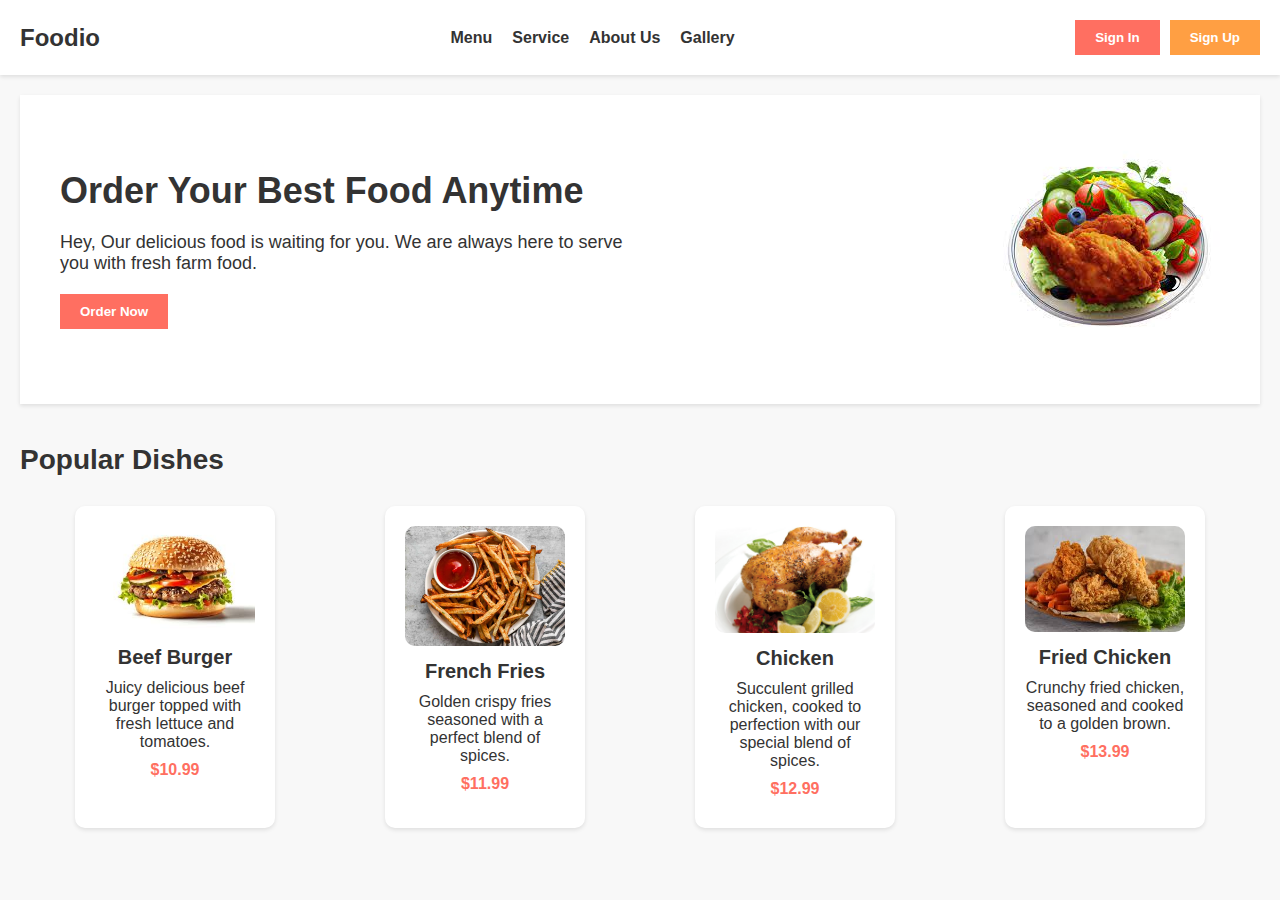
<file: index.html>
<!DOCTYPE html>
<html lang="en">
<head>
    <meta charset="UTF-8">
    <meta name="viewport" content="width=device-width, initial-scale=1.0">
    <title>Foodio - Food Restaurant Website</title>
    <link rel="stylesheet" href="styles.css">
</head>
<body>
    <header>
        <div class="logo">Foodio</div>
        <nav>
            <ul>
                <li><a href="home.html">Menu</a></li>
                <li><a href="service.html">Service</a></li>
                <li><a href="about.html">About Us</a></li>
                <li><a href="gallery.html">Gallery</a></li>
            </ul>
        </nav>
        <div class="auth-buttons">
            <button class="sign-in">Sign In</button>
            <button class="sign-up">Sign Up</button>
        </div>
    </header>
    <main>
        <section class="hero">
            <div class="hero-text">
                <h1>Order Your Best Food Anytime</h1>
                <p>Hey, Our delicious food is waiting for you. We are always here to serve you with fresh farm food.</p>
                <button class="order-now">Order Now</button>
            </div>
            <div class="hero-image">
                <img src="chicken-dish.jpeg" alt="Chicken Dish">
            </div>
        </section>
        <section class="popular-dishes">
            <h2>Popular Dishes</h2>
            <div class="dishes">
                <div class="dish">
                    <img src="beep-burger.jpeg" alt="Beef Burger">
                    <h3>Beef Burger</h3>
                    <p>Juicy delicious beef burger topped with fresh lettuce and tomatoes.</p>
                    <p class="price">$10.99</p>
                </div>
                <div class="dish">
                    <img src="french-fries.jpeg" alt="French Fries">
                    <h3>French Fries</h3>
                    <p>Golden crispy fries seasoned with a perfect blend of spices.</p>
                    <p class="price">$11.99</p>
                </div>
                <div class="dish">
                    <img src="chicken.jpg" alt="Chicken">
                    <h3>Chicken</h3>
                    <p>Succulent grilled chicken, cooked to perfection with our special blend of spices.</p>
                    <p class="price">$12.99</p>
                </div>
                <div class="dish">
                    <img src="fried chicken.jpeg" alt="Fried Chicken">
                    <h3>Fried Chicken</h3>
                    <p>Crunchy fried chicken, seasoned and cooked to a golden brown.</p>
                    <p class="price">$13.99</p>
                </div>
            </div>
        </section>
    </main>
</body>
</html>
</file>
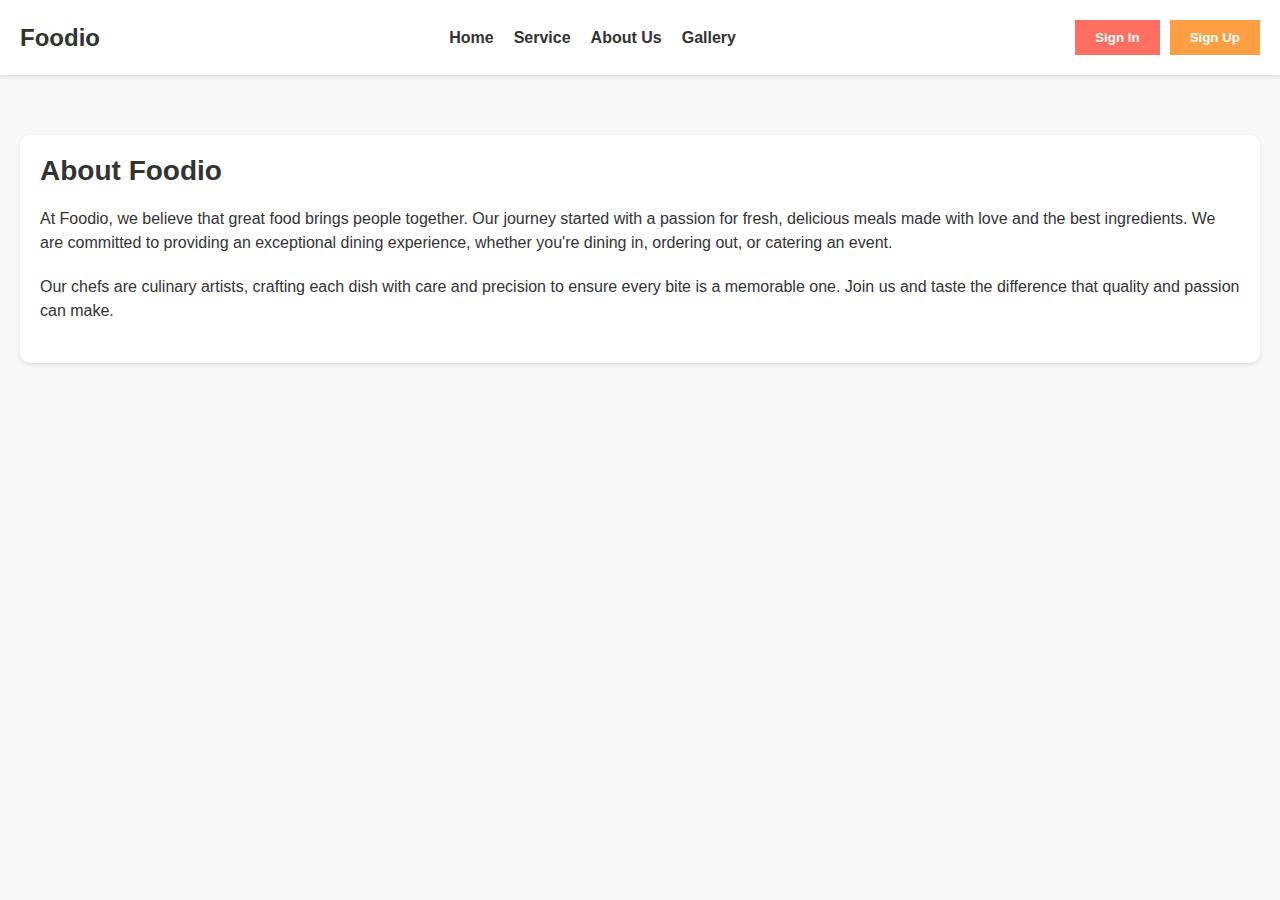
<file: about.html>
<!DOCTYPE html>
<html lang="en">
<head>
    <meta charset="UTF-8">
    <meta name="viewport" content="width=device-width, initial-scale=1.0">
    <title>Foodio - About Us</title>
    <link rel="stylesheet" href="styles.css">
</head>
<body>
    <header>
        <div class="logo">Foodio</div>
        <nav>
            <ul>
                <li><a href="index.html">Home</a></li>
                <li><a href="service.html">Service</a></li>
                <li><a href="about.html">About Us</a></li>
                <li><a href="gallery.html">Gallery</a></li>
            </ul>
        </nav>
        <div class="auth-buttons">
            <button class="sign-in">Sign In</button>
            <button class="sign-up">Sign Up</button>
        </div>
    </header>
    <main>
        <section class="about-us">
            <h2>About Foodio</h2>
            <p>At Foodio, we believe that great food brings people together. Our journey started with a passion for fresh, delicious meals made with love and the best ingredients. We are committed to providing an exceptional dining experience, whether you're dining in, ordering out, or catering an event.</p>
            <p>Our chefs are culinary artists, crafting each dish with care and precision to ensure every bite is a memorable one. Join us and taste the difference that quality and passion can make.</p>
        </section>
    </main>
</body>
</html>
</file>
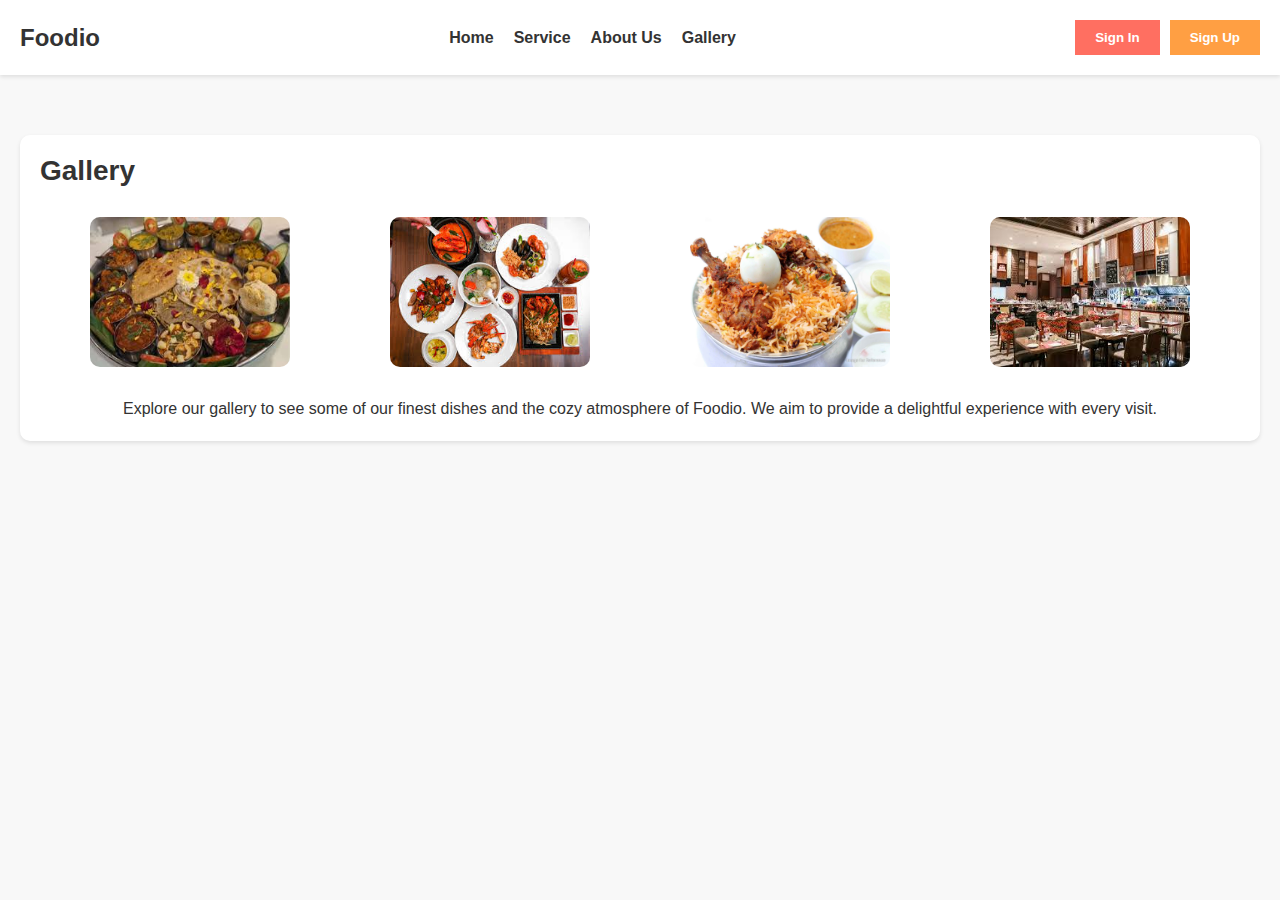
<file: gallery.html>
<!DOCTYPE html>
<html lang="en">
<head>
    <meta charset="UTF-8">
    <meta name="viewport" content="width=device-width, initial-scale=1.0">
    <title>Foodio - Gallery</title>
    <link rel="stylesheet" href="styles.css">
</head>
<body>
    <header>
        <div class="logo">Foodio</div>
        <nav>
            <ul>
                <li><a href="index.html">Home</a></li>
                <li><a href="service.html">Service</a></li>
                <li><a href="about.html">About Us</a></li>
                <li><a href="gallery.html">Gallery</a></li>
            </ul>
        </nav>
        <div class="auth-buttons">
            <button class="sign-in">Sign In</button>
            <button class="sign-up">Sign Up</button>
        </div>
    </header>
    <main>
        <section class="gallery">
            <h2>Gallery</h2>
            <div class="gallery-images">
                <img src="dish1.jpeg" alt="Dish 1">
                <img src="dish2.jpeg" alt="Dish 2">
                <img src="dish3.jpg" alt="Dish 3">
                <img src="dish4.jpeg" alt="Dish 4">
            </div>
            <p>Explore our gallery to see some of our finest dishes and the cozy atmosphere of Foodio. We aim to provide a delightful experience with every visit.</p>
        </section>
    </main>
</body>
</html>
</file>
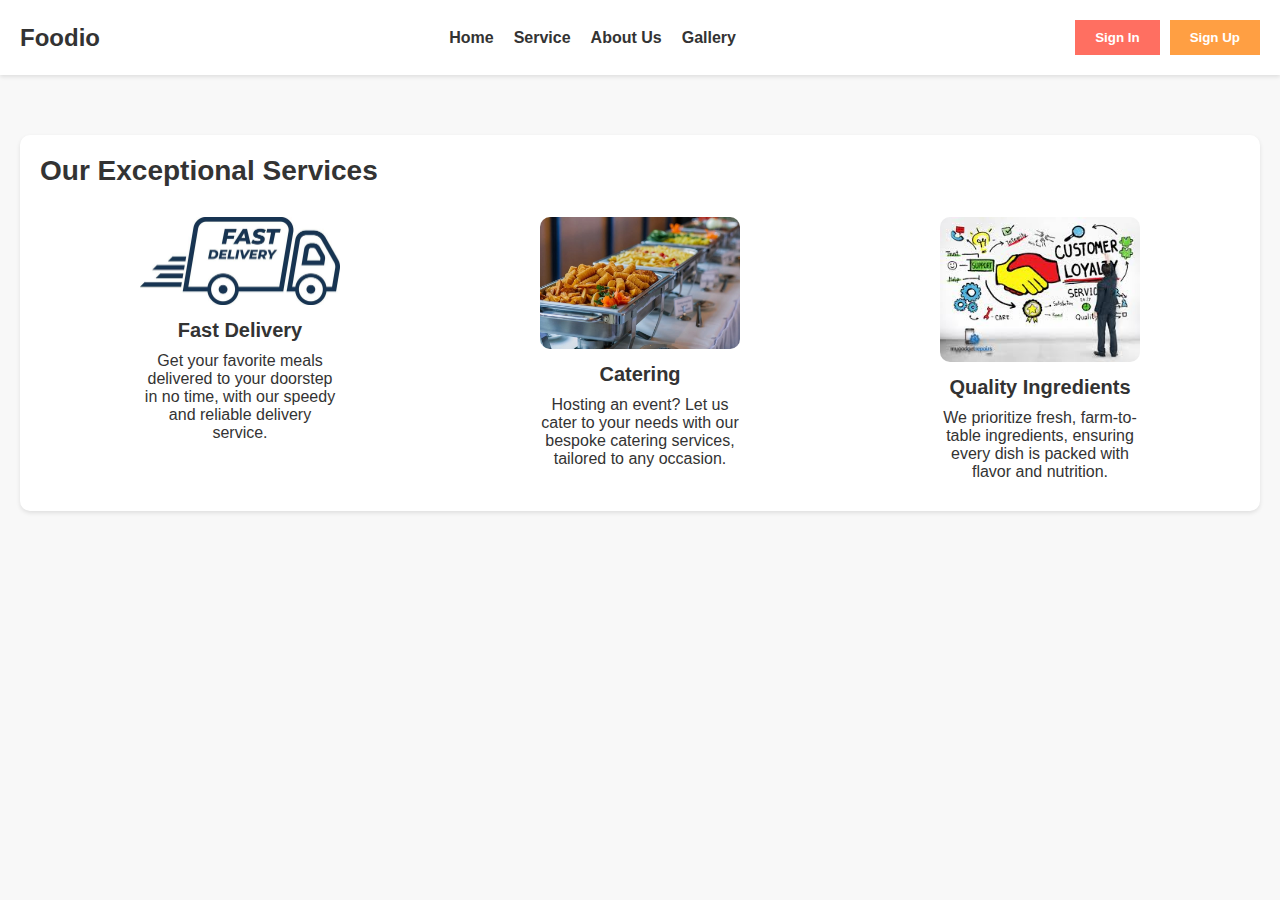
<file: service.html>
<!DOCTYPE html>
<html lang="en">
<head>
    <meta charset="UTF-8">
    <meta name="viewport" content="width=device-width, initial-scale=1.0">
    <title>Foodio - Our Services</title>
    <link rel="stylesheet" href="styles.css">
</head>
<body>
    <header>
        <div class="logo">Foodio</div>
        <nav>
            <ul>
                <li><a href="index.html">Home</a></li>
                <li><a href="service.html">Service</a></li>
                <li><a href="about.html">About Us</a></li>
                <li><a href="gallery.html">Gallery</a></li>
            </ul>
        </nav>
        <div class="auth-buttons">
            <button class="sign-in">Sign In</button>
            <button class="sign-up">Sign Up</button>
        </div>
    </header>
    <main>
        <section class="services">
            <h2>Our Exceptional Services</h2>
            <div class="service-list">
                <div class="service">
                    <img src="service-delivery.jpg" alt="Fast Delivery">
                    <h3>Fast Delivery</h3>
                    <p>Get your favorite meals delivered to your doorstep in no time, with our speedy and reliable delivery service.</p>
                </div>
                <div class="service">
                    <img src="service-catering.jpg" alt="Catering">
                    <h3>Catering</h3>
                    <p>Hosting an event? Let us cater to your needs with our bespoke catering services, tailored to any occasion.</p>
                </div>
                <div class="service">
                    <img src="service-quality.jpeg" alt="Quality Ingredients">
                    <h3>Quality Ingredients</h3>
                    <p>We prioritize fresh, farm-to-table ingredients, ensuring every dish is packed with flavor and nutrition.</p>
                </div>
            </div>
        </section>
    </main>
</body>
</html>
</file>
<file: styles.css>
* {
    margin: 0;
    padding: 0;
    box-sizing: border-box;
}

body {
    font-family: Arial, sans-serif;
    background-color: #f8f8f8;
    color: #333;
}

header {
    display: flex;
    justify-content: space-between;
    align-items: center;
    padding: 20px;
    background-color: #fff;
    box-shadow: 0 2px 4px rgba(0, 0, 0, 0.1);
}

header .logo {
    font-size: 24px;
    font-weight: bold;
}

header nav ul {
    display: flex;
    list-style: none;
}

header nav ul li {
    margin-left: 20px;
}

header nav ul li a {
    text-decoration: none;
    color: #333;
    font-weight: bold;
}

header .auth-buttons {
    display: flex;
}

header .auth-buttons button {
    margin-left: 10px;
    padding: 10px 20px;
    border: none;
    background-color: #ff6f61;
    color: #fff;
    font-weight: bold;
    cursor: pointer;
}

header .auth-buttons button.sign-up {
    background-color: #ff9f43;
}

main {
    padding: 20px;
}

.hero {
    display: flex;
    justify-content: space-between;
    align-items: center;
    padding: 40px;
    background-color: #fff;
    box-shadow: 0 2px 4px rgba(0, 0, 0, 0.1);
}

.hero-text {
    max-width: 50%;
}

.hero-text h1 {
    font-size: 36px;
    margin-bottom: 20px;
}

.hero-text p {
    font-size: 18px;
    margin-bottom: 20px;
}

.hero-text .order-now {
    padding: 10px 20px;
    border: none;
    background-color: #ff6f61;
    color: #fff;
    font-weight: bold;
    cursor: pointer;
}

.hero-image img {
    max-width: 100%;
    border-radius: 50%;
}

.popular-dishes {
    margin-top: 40px;
}

.popular-dishes h2 {
    font-size: 28px;
    margin-bottom: 20px;
}

.dishes {
    display: flex;
    justify-content: space-around;
    flex-wrap: wrap;
}

.dish {
    background-color: #fff;
    padding: 20px;
    margin: 10px;
    border-radius: 10px;
    box-shadow: 0 2px 4px rgba(0, 0, 0, 0.1);
    text-align: center;
    width: 200px;
}

.dish img {
    max-width: 100%;
    border-radius: 10px;
    margin-bottom: 10px;
}

.dish h3 {
    font-size: 20px;
    margin-bottom: 10px;
}

.dish p {
    font-size: 16px;
    margin-bottom: 10px;
}

.dish .price {
    font-weight: bold;
    color: #ff6f61;
}

.services, .about-us, .gallery {
    margin-top: 40px;
    padding: 20px;
    background-color: #fff;
    border-radius: 10px;
    box-shadow: 0 2px 4px rgba(0, 0, 0, 0.1);
}

.services h2, .about-us h2, .gallery h2 {
    font-size: 28px;
    margin-bottom: 20px;
}

.service-list {
    display: flex;
    justify-content: space-around;
    flex-wrap: wrap;
}

.service {
    text-align: center;
    width: 200px;
    margin: 10px;
}

.service img {
    max-width: 100%;
    border-radius: 10px;
    margin-bottom: 10px;
}

.service h3 {
    font-size: 20px;
    margin-bottom: 10px;
}

.service p {
    font-size: 16px;
}

.about-us p {
    font-size: 16px;
    line-height: 1.5;
    margin-bottom: 20px;
}

.gallery-images {
    display: flex;
    justify-content: space-around;
    flex-wrap: wrap;
    margin-bottom: 20px;
}

.gallery-images img {
    width: 200px;
    height: auto;
    border-radius: 10px;
    margin: 10px;
}

.gallery p {
    text-align: center;
    font-size: 16px;
    line-height: 1.5;
}
</file>
